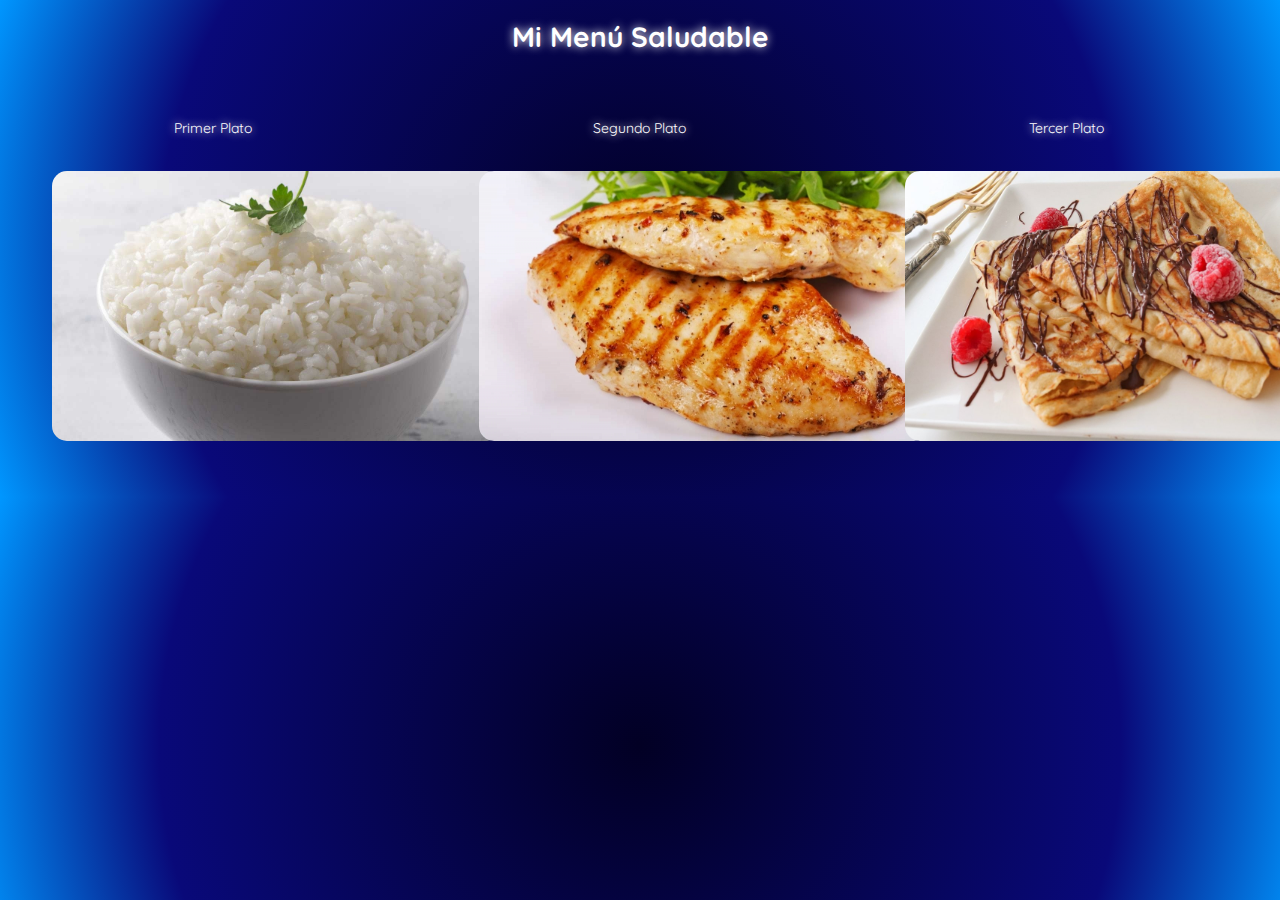
<file: index.html>
<!DOCTYPE html>
<html lang="en">

<head>
    <meta charset="UTF-8">
    <meta http-equiv="X-UA-Compatible" content="IE=edge">
    <meta name="viewport" content="width=device-width, initial-scale=1.0">
    <title>Mi Menú Saludable</title>
    <link rel="stylesheet" href="./css/styles.css">
    <link rel="shortcut icon" href="./img/user-solid.svg" type="image/x-icon">
</head>

<body>
    <h1 class="a">Mi Menú Saludable</h1>
    <div class="row column-3 centrado padding-m zoom">
        <a class="texto" href="html/primera.html">
            <p class="a">Primer Plato</p>
        </a>
        <a href="html/primera.html"><img id="arrozblanco"  src="./img/arrozblanco.jpg"></a>
    </div>

    <div class="row column-3 centrado padding-m zoom">
        <a class="a" href="html/segunda.html">
            <p >Segundo Plato</p>
        </a>
        <a href="html/segunda.html"><img id="polloplancha" src="img/polloplancha.jpg" alt="polloplancha"></a>
    </div>

    <div class="row column-3 centrado padding-m zoom">
        <a class="a" href="html/tercera.html">
            <p class="texto">Tercer Plato</p>
        </a>
        <a href="html/tercera.html"><img id="crepes" src="img/crepes.jpg" alt="crepes"></a>
    </div>

</body>

</html>
</file>
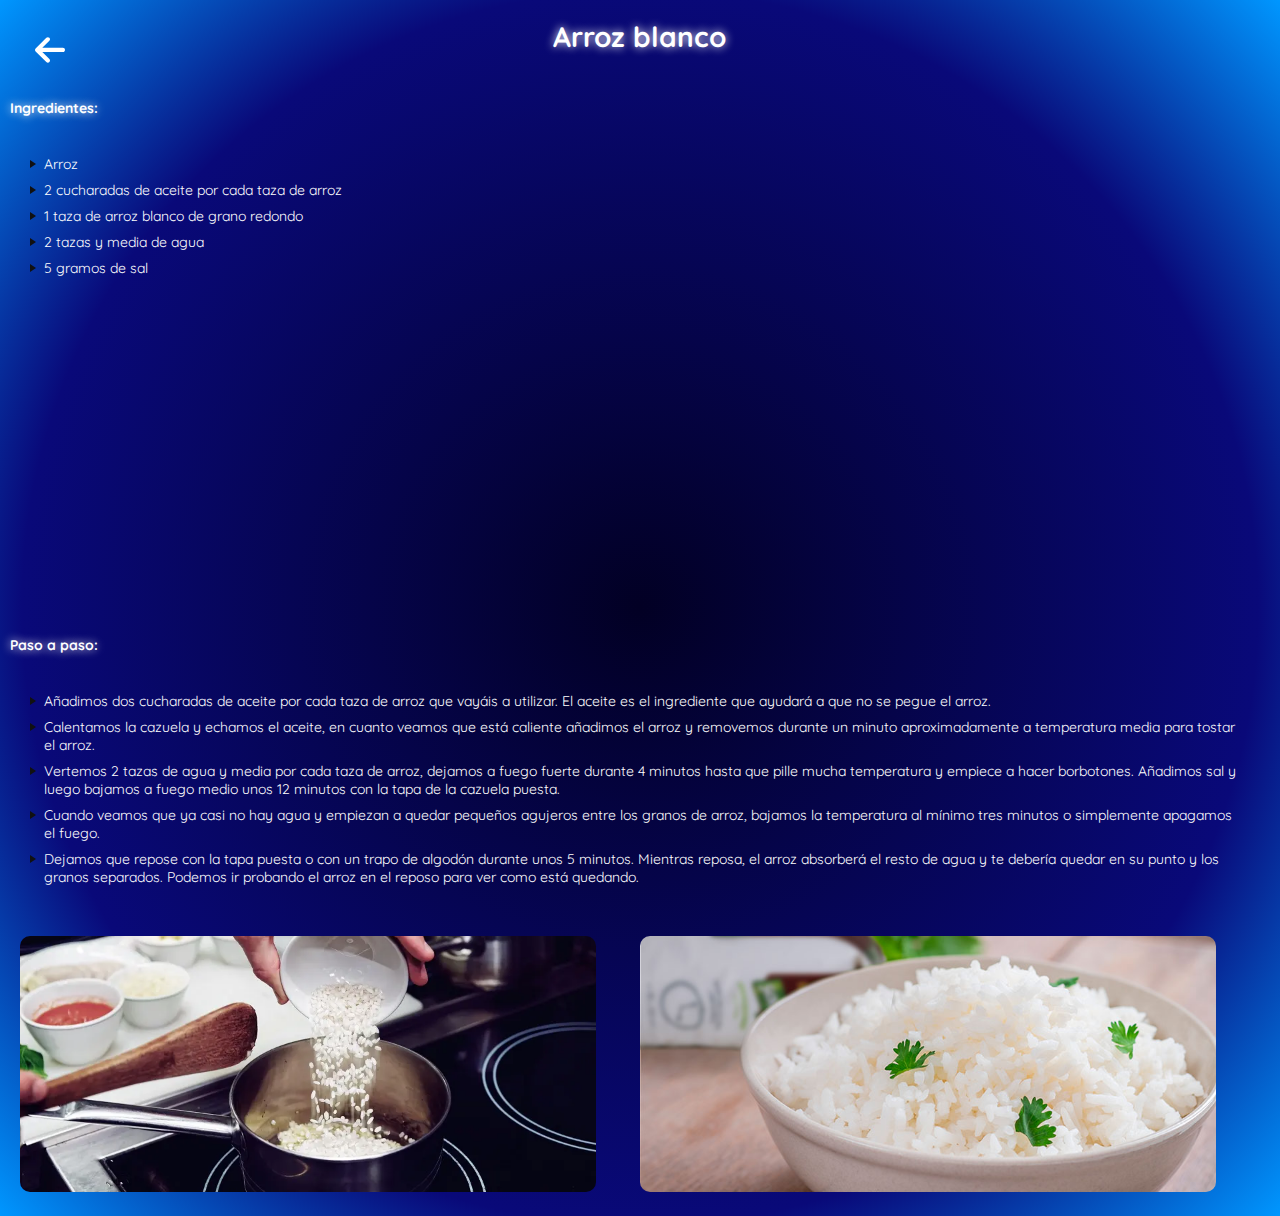
<file: html/primera.html>
<!DOCTYPE html>
<html lang="en">

<head>
    <meta charset="UTF-8">
    <meta http-equiv="X-UA-Compatible" content="IE=edge">
    <meta name="viewport" content="width=device-width, initial-scale=1.0">
    <title>Arroz blanco</title>
    <link rel="stylesheet" href="../css/styles.css">
    <link rel="shortcut icon" href="./img/user-solid.svg" type="image/x-icon">

</head>

<body>
    <div class="row column-3">
        <a href="../index.html"><img class="atras" src="../img/flecha.svg" alt=""></a>
    </div>
    <div class="row column-3 texto">
        <h1 class="texto">Arroz blanco</h1>
    </div>
        <div class="row column-tablas">
            <h4 >Ingredientes:</h4>
        <ul class="tabla">
            <li>Arroz</li>
            <li>2 cucharadas de aceite por cada taza de arroz</li>
            <li>1 taza de arroz blanco de grano redondo</li>
            <li>2 tazas y media de agua</li>
            <li>5 gramos de sal</li>
        </ul>
        <iframe width="560" height="315" src="https://www.youtube.com/embed/hjP2VS1SSm8" title="YouTube video player" frameborder="0" allow="accelerometer; autoplay; clipboard-write; encrypted-media; gyroscope; picture-in-picture" allowfullscreen></iframe>
        <h4>Paso a paso:</h4>
        <ul class="tabla">
            <li>Añadimos dos cucharadas de aceite por cada taza de arroz que vayáis a utilizar. El aceite es el ingrediente que ayudará a que no se pegue el arroz.</li>
            <li>Calentamos la cazuela y echamos el aceite, en cuanto veamos que está caliente añadimos el arroz y removemos durante un minuto aproximadamente a temperatura media para tostar el arroz.</li>
            <li>Vertemos 2 tazas de agua y media por cada taza de arroz, dejamos a fuego fuerte durante 4 minutos hasta que pille mucha temperatura y empiece a hacer borbotones. Añadimos sal y luego bajamos a fuego medio unos 12 minutos con la tapa de la cazuela puesta.</li>
            <li>Cuando veamos que ya casi no hay agua y empiezan a quedar pequeños agujeros entre los granos de arroz, bajamos la temperatura al mínimo tres minutos o simplemente apagamos el fuego.</li>
            <li>Dejamos que repose con la tapa puesta o con un trapo de algodón durante unos 5 minutos. Mientras reposa, el arroz absorberá el resto de agua y te debería quedar en su punto y los granos separados. Podemos ir probando el arroz en el reposo para ver como está quedando.</li>
        </ul>
        <img src="../img/arroz.webp" alt="arroz1">
        <img src="../img/arroz1.jpg" alt="arroz2">
    </div>
</body>

</html>
</file>
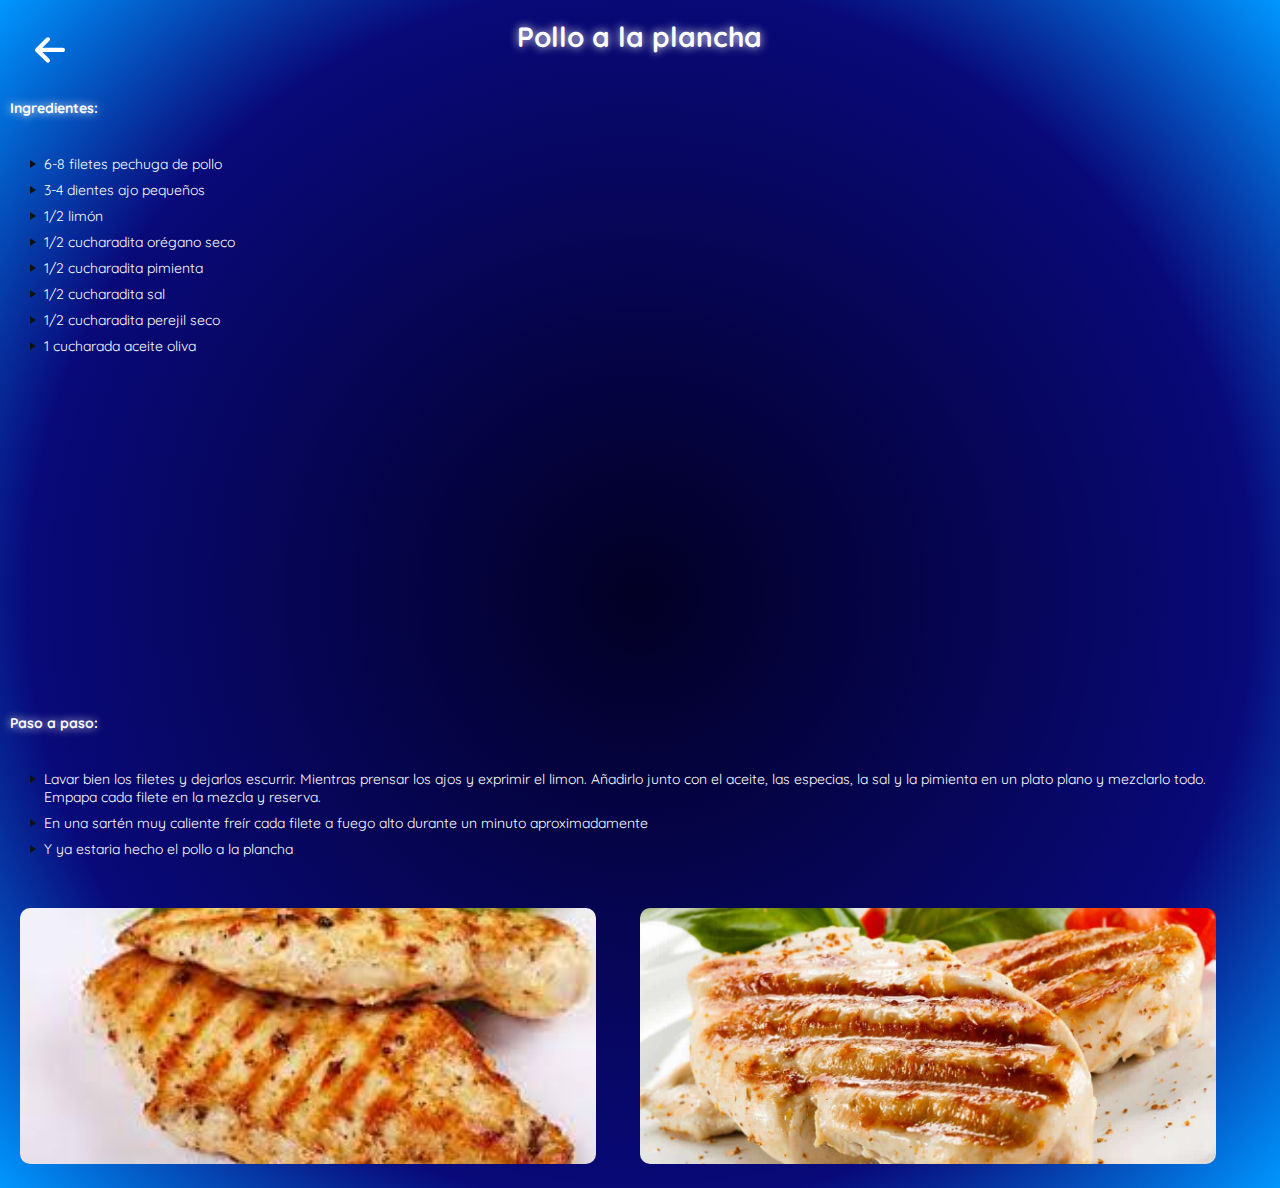
<file: html/segunda.html>
<!DOCTYPE html>
<html lang="en">

<head>
    <meta charset="UTF-8">
    <meta http-equiv="X-UA-Compatible" content="IE=edge">
    <meta name="viewport" content="width=device-width, initial-scale=1.0">
    <title>Pollo a la plancha</title>
    <link rel="stylesheet" href="../css/styles.css">
    <link rel="shortcut icon" href="./img/user-solid.svg" type="image/x-icon">

</head>

<body>
    <div class="row column-3">
        <a href="../index.html"><img class="atras" src="../img/flecha.svg" alt=""></a>
    </div>
    <div class="row column-3 texto">
        <h1 class="texto">Pollo a la plancha</h1>
    </div>
        <div class="row column-tablas">
            <h4>Ingredientes:</h4>
        <ul>
            <li>6-8 filetes pechuga de pollo</li>
            <li>3-4 dientes ajo pequeños</li>
            <li>1/2 limón</li>
            <li>1/2 cucharadita orégano seco</li>
            <li>1/2 cucharadita pimienta</li>
            <li>1/2 cucharadita sal</li>
            <li>1/2 cucharadita perejil seco</li>
            <li>1 cucharada aceite oliva</li>
        </ul>
        <iframe width="560" height="315" src="https://www.youtube.com/embed/VRf8GGR9Chs" title="YouTube video player" frameborder="0" allow="accelerometer; autoplay; clipboard-write; encrypted-media; gyroscope; picture-in-picture" allowfullscreen></iframe>
        <h4>Paso a paso:</h4>
        <ul class="tabla">
            <li>Lavar bien los filetes y dejarlos escurrir. Mientras prensar los ajos y exprimir el limon. Añadirlo junto con el aceite, las especias, la sal y la pimienta en un plato plano y mezclarlo todo. Empapa cada filete en la mezcla y reserva.</li>
            <li>En una sartén muy caliente freír cada filete a fuego alto durante un minuto aproximadamente</li>
            <li>Y ya estaria hecho el pollo a la plancha</li>
           
        </ul>
        <img src="../img/polloplancha1.jfif" alt="polloplancha1">
        <img src="../img/polloplancha2.jpg" alt="polloplncha2">
</body>

</html>
</file>
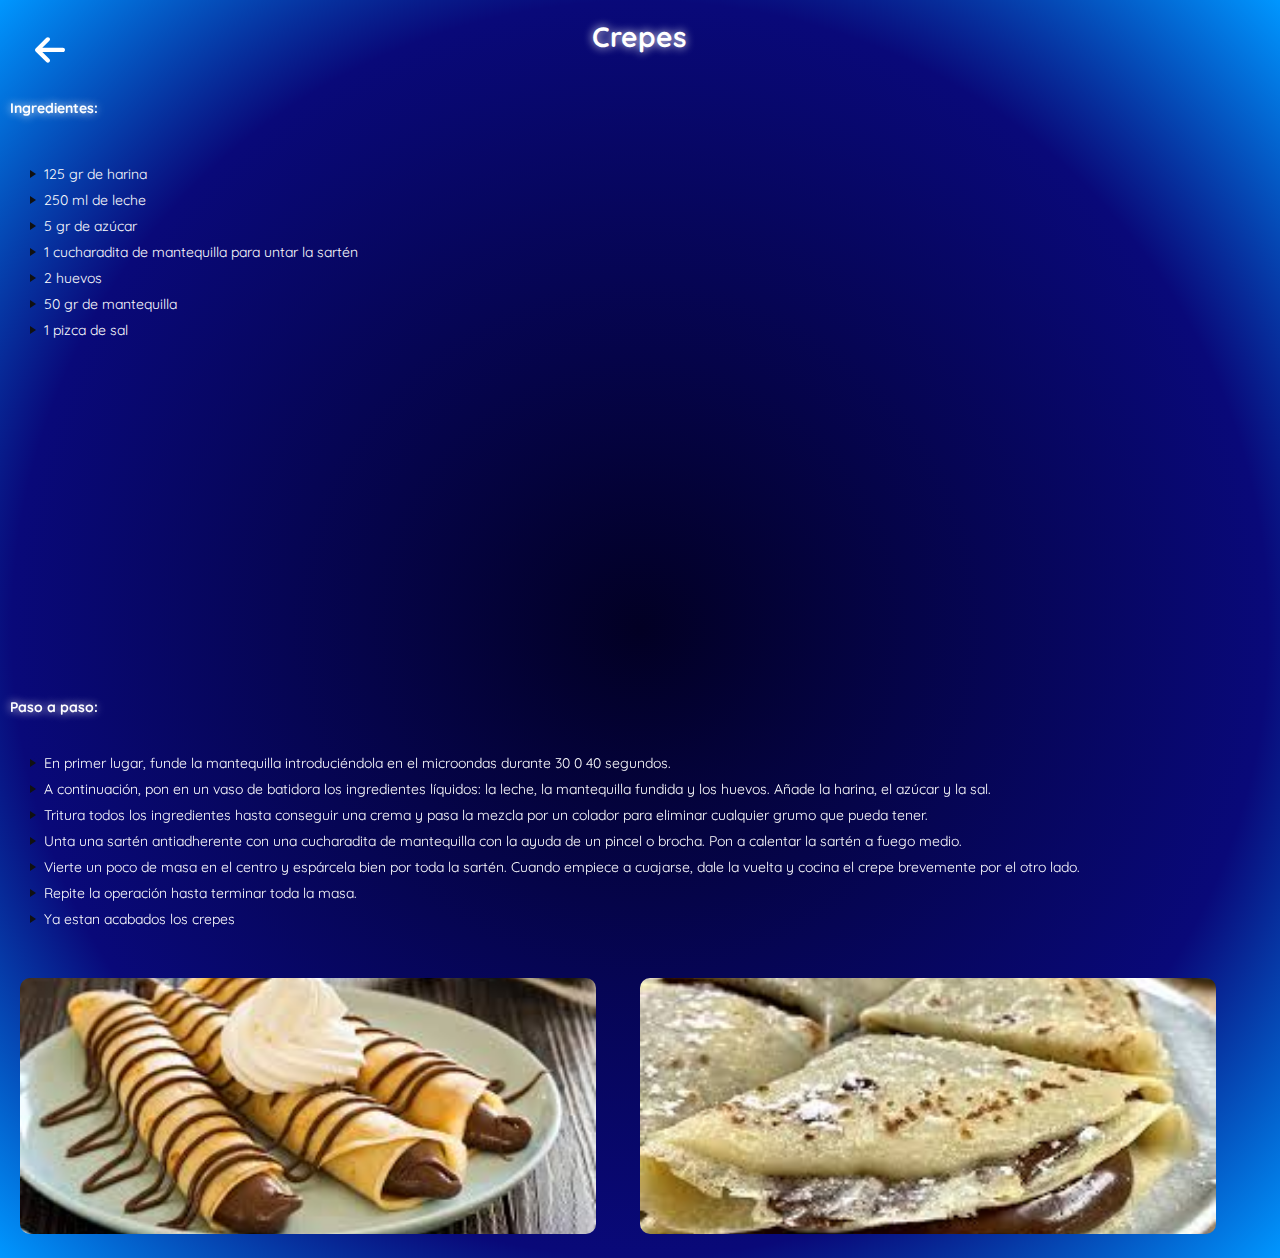
<file: html/tercera.html>
<!DOCTYPE html>
<html lang="en">

<head>
    <meta charset="UTF-8">
    <meta http-equiv="X-UA-Compatible" content="IE=edge">
    <meta name="viewport" content="width=device-width, initial-scale=1.0">
    <title>Crepes</title>
    <link rel="stylesheet" href="../css/styles.css">
    <link rel="shortcut icon" href="./img/user-solid.svg" type="image/x-icon">

</head>

<body>
    <div class="row column-3">
        <a href="../index.html"><img class="atras" src="../img/flecha.svg" alt=""></a>
    </div>
    <div class="row column-3 texto">
        <h1 class="texto">Crepes</h1>
    </div>
    <div class="row column-tablas">
        <h4>Ingredientes:</h4>
        <div class="column-1">
    <ul class="tabla">
        <li>125 gr de harina</li>
        <li>250 ml de leche</li>
        <li>5 gr de azúcar</li>
        <li>1 cucharadita de mantequilla para untar la sartén</li>
        <li>2 huevos</li>
        <li>50 gr de mantequilla</li>
        <li>1 pizca de sal</li>
    </ul>
    <iframe width="560" height="315" src="https://www.youtube.com/embed/foZJ7DLOeHE" title="YouTube video player" frameborder="0" allow="accelerometer; autoplay; clipboard-write; encrypted-media; gyroscope; picture-in-picture" allowfullscreen></iframe>
</div>
<div class="column-1">
    <h4>Paso a paso:</h4>
    <ul class="tabla">
        <li>En primer lugar, funde la mantequilla introduciéndola en el microondas durante 30 0 40 segundos.</li>
        <li>A continuación, pon en un vaso de batidora los ingredientes líquidos: la leche, la mantequilla fundida y los huevos. Añade la harina, el azúcar y la sal.</li>
        <li>Tritura todos los ingredientes hasta conseguir una crema y pasa la mezcla por un colador para eliminar cualquier grumo que pueda tener.</li>
        <li>Unta una sartén antiadherente con una cucharadita de mantequilla con la ayuda de un pincel o brocha. Pon a calentar la sartén a fuego medio.</li>
        <li>Vierte un poco de masa en el centro y espárcela bien por toda la sartén. Cuando empiece a cuajarse, dale la vuelta y cocina el crepe brevemente por el otro lado.</li>
        <li>Repite la operación hasta terminar toda la masa.</li>
        <li>Ya estan acabados los crepes</li>
    </ul>
</div>
    <img src="../img/crepes1.jfif" alt="crepes1">
    <img src="../img/crepes2.jfif" alt="crepes2">
</body>

</html>
</file>
<file: css/styles.css>
@import url('https://fonts.googleapis.com/css2?family=BhuTuka+Expanded+One&family=Hubballi&family=Merriweather:wght@300&family=Open+Sans:wght@300&family=Quicksand:wght@300&family=Raleway:ital,wght@1,300&display=swap');
html {
    font-size: 14px;
    font-family: 'Quicksand', sans-serif;
    background: rgb(2,0,36);
    background: radial-gradient(circle, rgba(2,0,36,1) 0%, rgba(9,9,121,1) 70%, rgba(0,151,255,1) 100%);
}


.p {
    text-align: center;
    color: white;
}

.texto {
    text-decoration: none;
    color: white;
    text-align: center;
    text-shadow: #fff 0 0 10px;
}

ul {
    margin: 0.75em 0;
    padding: 0 1em;
    list-style: none;
    color: white;
  }
  
  li:before {
    content: "";
    border-color: transparent #111;
    border-style: solid;
    border-width: 0.35em 0 0.35em 0.45em;
    display: block;
    height: 0;
    width: 0;
    left: -1em;
    top: 0.9em;
    position: relative;
  }
.a {
    color: white;
    text-decoration: none;
    text-align: center;
    text-shadow: #fff 0 0 10px;
}

.tabla {
    color: white;

}

#arrozblanco {
    height: 30vh;
    width: 50vh;
    object-fit: cover;
    border-radius: 15px;
}

#polloplancha {
    height: 30vh;
    width: 50vh;
    object-fit: cover;
    border-radius: 15px;
}

#crepes {
    height: 30vh;
    width: 50vh;
    object-fit: cover;
    border-radius: 15px;
}

.row:after {
    content: "";
    display: table;
    clear: both;
}

.column-1 {
    width: 100%;
    float: left;
}

.column-2 {
    width: 60%;
    float: left;
}

.column-3 {
    width: 33.33%;
    float: left;
}
.column-tablas {
    width: 100%;
    float: left;
}
.column-4 {
    width: 25%;
    float: left;
}

.column-5 {
    width: 20%;
    float: left;
}

.column-6 {
    width: 16.66%;
    float: left;
}

.column-75 {
    width: 75%;
    float: left;
}

/* Otras clases */

.centrado {
    text-align: center;
}

img {
    height: 20vw;
    object-fit: cover;
    border-radius: 10px;
    width: 45%;
    margin: 20px;
    }

.padding-m {
    padding: 2.5%;
}


.zoom:hover {
    transform: scale(1.2);
    transition-duration: 0.5s;
}


.atras {
    height: 5vh;
    width: 5vh;
    filter: invert(1);
    padding-top: 15px;
    padding-left: 15px;
}

h4 {
    color: white;
    margin: 10px;
    text-shadow: #fff 0 0 10px;
}

.row:after {
    content: "";
    display: table;
    clear: both;
}

ul {
    margin: 30px;
}

.flex {
    display: flex;
    align-items: center;
    justify-content: center;
}


* {
    box-sizing: border-box;
}

body {
    margin: 0;
}

iframe {
    margin-left: 30px;
}

@media only screen and (max-width: 600px) {
    /* column-2 pasará de tener 50% a 100% */
    .column-2 {
        width: 100%;
    }
    /* column-3 pasará de tener 33.33% a 100% */
    .column-3 {
        width: 100%;
    }
    /* column-4 pasará de tener 25% a 50% */
    .column-4 {
        width: 50%;
    }
    img {
        height: 60vw;
    }
}
</file>
